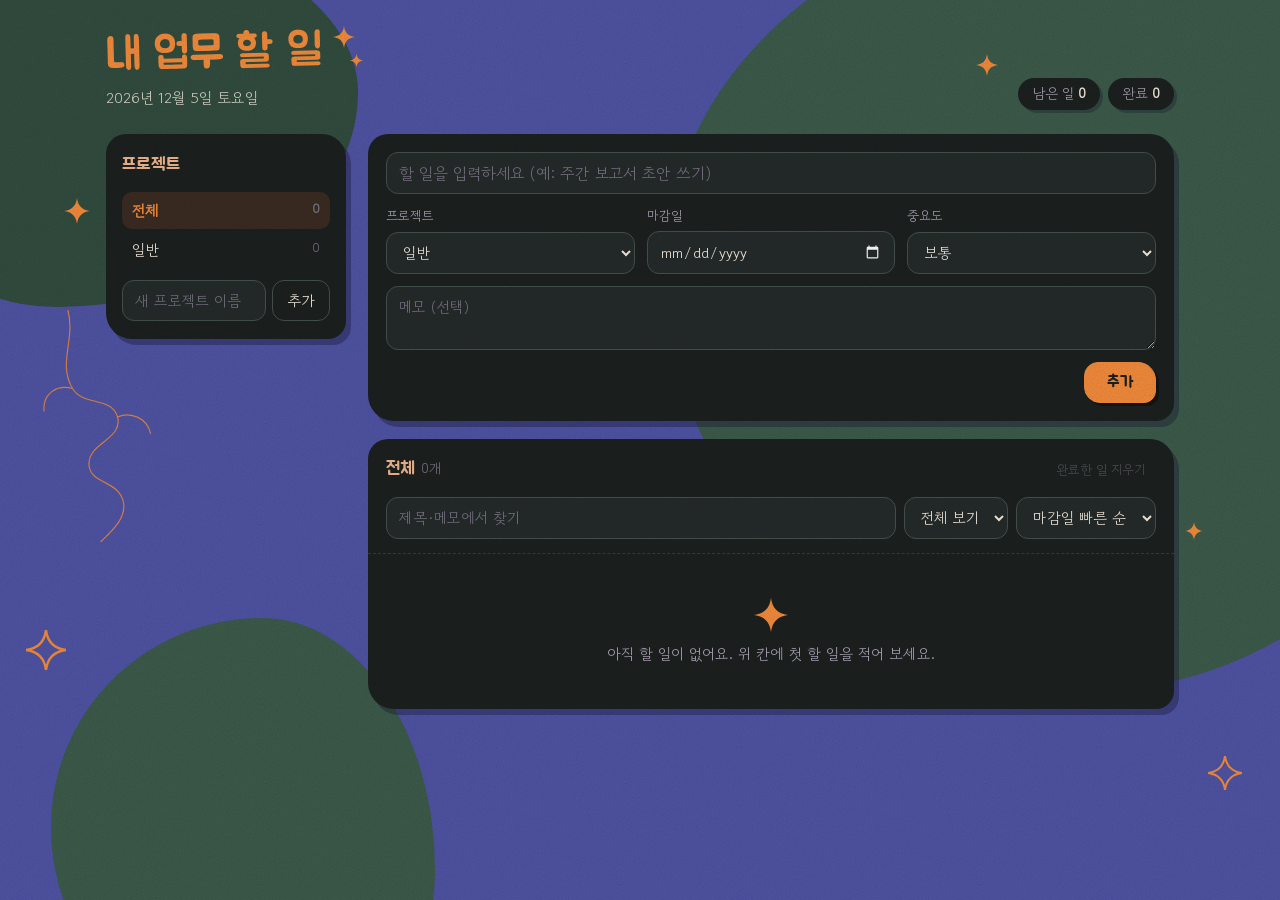
<file: index.html>
<!doctype html>
<html lang="ko">
<head>
  <meta charset="utf-8">
  <meta name="viewport" content="width=device-width, initial-scale=1">
  <title>내 업무 할 일</title>
  <!-- 손글씨 느낌 글꼴 (인터넷이 없으면 기본 글꼴로 보임) -->
  <link rel="preconnect" href="https://fonts.googleapis.com">
  <link rel="preconnect" href="https://fonts.gstatic.com" crossorigin>
  <link rel="stylesheet" href="https://fonts.googleapis.com/css2?family=Gowun+Dodum&family=Jua&display=swap">
  <link rel="stylesheet" href="style.css">
</head>
<body>
  <!-- 반짝이 별 모양 (아래에서 여러 번 꺼내 씀) -->
  <svg width="0" height="0" style="position:absolute" aria-hidden="true">
    <defs>
      <symbol id="sparkle" viewBox="0 0 24 24">
        <path d="M12 0C12.9 7.2 16.8 11.1 24 12C16.8 12.9 12.9 16.8 12 24C11.1 16.8 7.2 12.9 0 12C7.2 11.1 11.1 7.2 12 0Z"/>
      </symbol>
    </defs>
  </svg>

  <!-- 배경 그림: 숲색 덩어리, 주황 선, 반짝이 -->
  <div class="backdrop" aria-hidden="true">
    <span class="blob b1"></span>
    <span class="blob b2"></span>
    <span class="blob b3"></span>
    <svg class="scribble" viewBox="0 0 160 320" fill="none">
      <path d="M40 6c10 40-14 70 6 104 14 24 52 10 60 38 8 30-40 34-38 64 2 26 40 20 46 50 4 22-18 40-30 52M46 110c-22-6-40 8-38 30M106 148c18-8 40 2 44 22"/>
    </svg>
    <svg class="spark sp1"><use href="#sparkle"/></svg>
    <svg class="spark sp2 outline"><use href="#sparkle"/></svg>
    <svg class="spark sp3"><use href="#sparkle"/></svg>
    <svg class="spark sp4 outline"><use href="#sparkle"/></svg>
    <svg class="spark sp5"><use href="#sparkle"/></svg>
  </div>

  <div class="app">
    <header class="top">
      <div class="title-wrap">
        <h1>내 업무 할 일</h1>
        <svg class="title-spark ts1" aria-hidden="true"><use href="#sparkle"/></svg>
        <svg class="title-spark ts2" aria-hidden="true"><use href="#sparkle"/></svg>
        <p class="today" id="today"></p>
      </div>
      <div class="stats" id="stats"></div>
    </header>

    <div class="layout">
      <!-- 왼쪽: 프로젝트(분류) 목록 -->
      <aside class="sidebar card">
        <h2 class="section-title">프로젝트</h2>
        <ul class="project-list" id="projectList"></ul>
        <form class="project-form" id="projectForm" autocomplete="off">
          <input type="text" id="projectInput" placeholder="새 프로젝트 이름" maxlength="30" aria-label="새 프로젝트 이름">
          <button type="submit" class="btn">추가</button>
        </form>
      </aside>

      <main class="main">
        <!-- 할 일 입력칸 (수정할 때도 같은 칸을 씀) -->
        <form class="task-form card" id="taskForm" autocomplete="off">
          <p class="edit-banner" id="editBanner" hidden>할 일을 수정하는 중이에요</p>
          <input type="text" id="titleInput" class="title-input" placeholder="할 일을 입력하세요 (예: 주간 보고서 초안 쓰기)" maxlength="200" required aria-label="할 일 제목">
          <div class="field-row">
            <label class="field">
              <span>프로젝트</span>
              <select id="projectSelect"></select>
            </label>
            <label class="field">
              <span>마감일</span>
              <input type="date" id="dueInput">
            </label>
            <label class="field">
              <span>중요도</span>
              <select id="priorityInput">
                <option value="high">높음</option>
                <option value="mid" selected>보통</option>
                <option value="low">낮음</option>
              </select>
            </label>
          </div>
          <textarea id="memoInput" rows="2" maxlength="1000" placeholder="메모 (선택)" aria-label="메모"></textarea>
          <div class="form-actions">
            <button type="button" class="btn" id="cancelEditBtn" hidden>취소</button>
            <button type="submit" class="btn primary" id="submitBtn">추가</button>
          </div>
        </form>

        <!-- 목록 위 보기 옵션 -->
        <section class="list-card card">
          <div class="list-head">
            <h2 class="section-title" id="listTitle">전체</h2>
            <button type="button" class="btn small ghost" id="clearDoneBtn">완료한 일 지우기</button>
          </div>
          <div class="toolbar">
            <input type="search" id="searchInput" placeholder="제목·메모에서 찾기" aria-label="검색">
            <select id="filterSelect" aria-label="보기">
              <option value="all">전체 보기</option>
              <option value="open">할 일만</option>
              <option value="done">완료만</option>
            </select>
            <select id="sortSelect" aria-label="정렬">
              <option value="due">마감일 빠른 순</option>
              <option value="priority">중요도 높은 순</option>
              <option value="created">최근 추가한 순</option>
            </select>
          </div>
          <ul class="task-list" id="taskList"></ul>
          <p class="empty" id="emptyMsg" hidden></p>
        </section>
      </main>
    </div>
  </div>

  <!-- 동작 코드: 순서가 중요해요 (앞 파일의 내용을 뒤 파일이 씀) -->
  <script src="js/storage.js"></script>
  <script src="js/dates.js"></script>
  <script src="js/render.js"></script>
  <script src="js/actions.js"></script>
  <script src="js/main.js"></script>
</body>
</html>
</file>
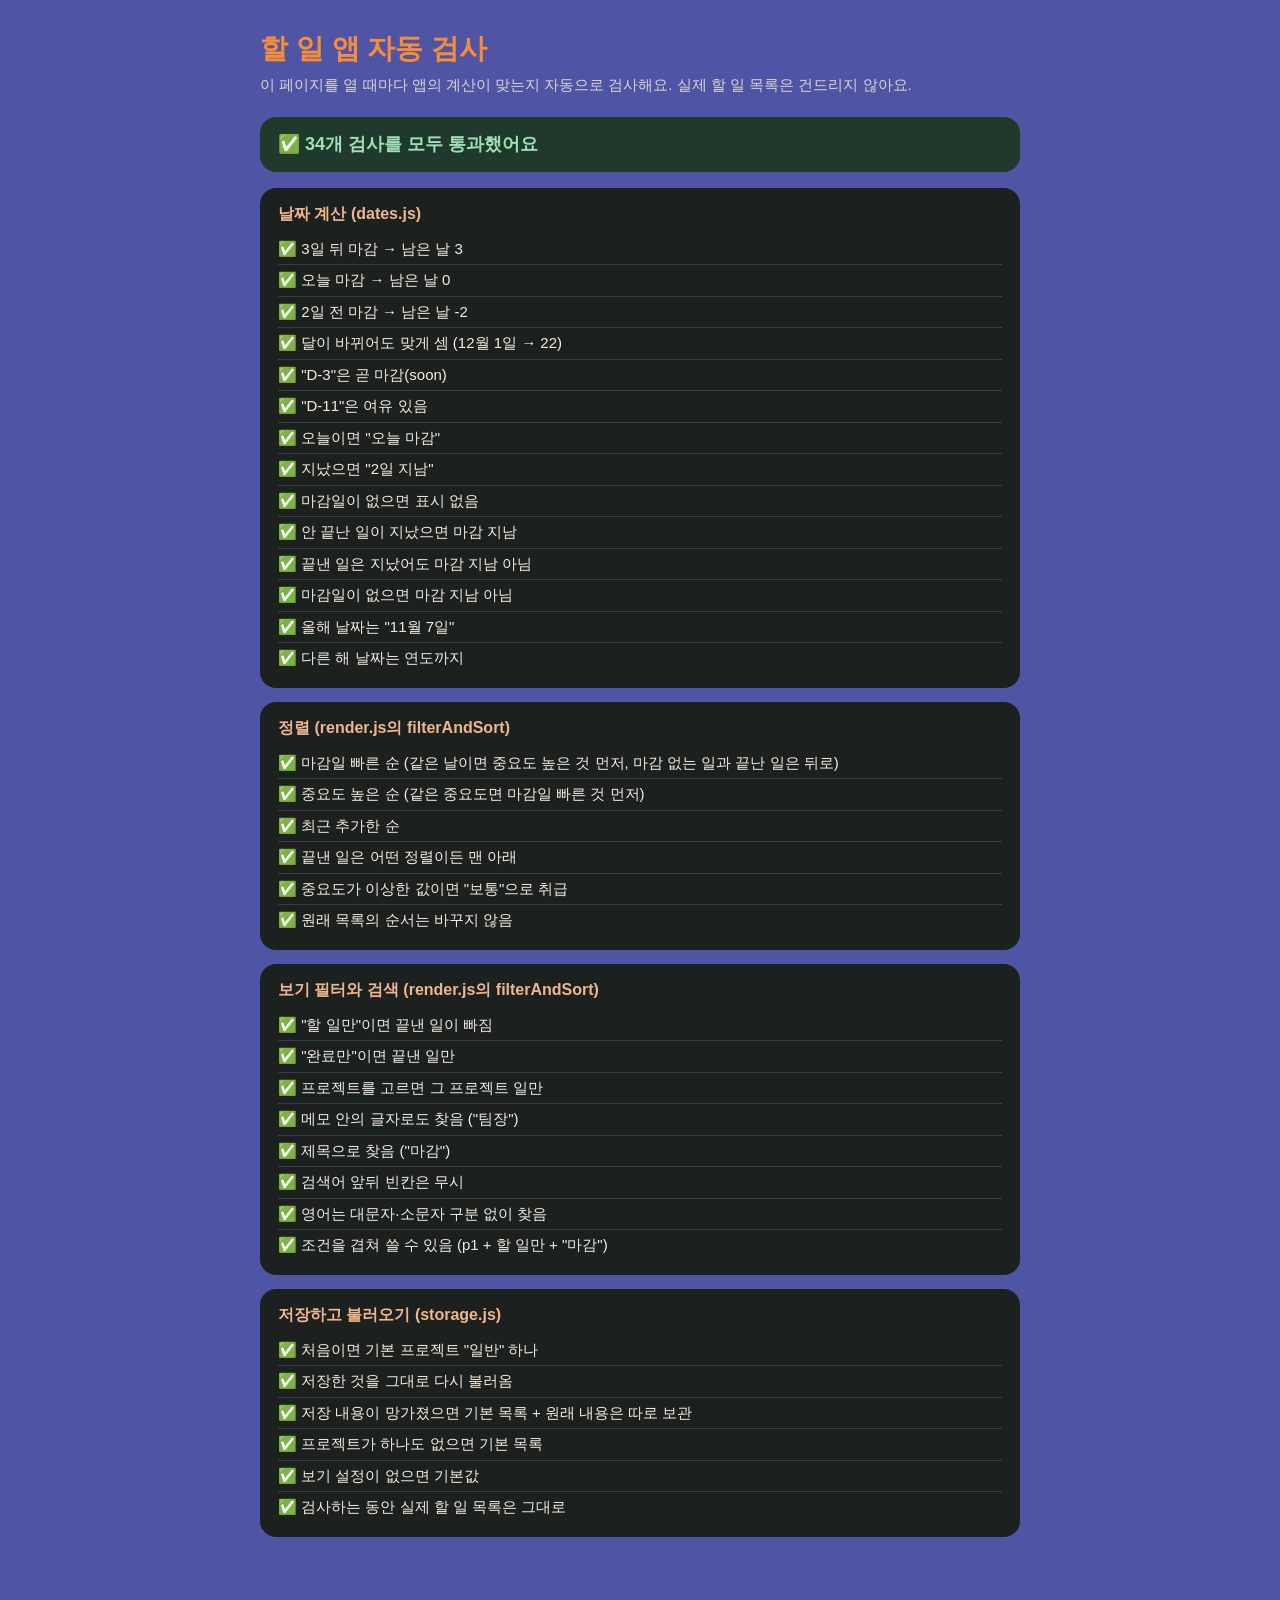
<file: tests/test.html>
<!doctype html>
<html lang="ko">
<head>
  <meta charset="utf-8">
  <meta name="viewport" content="width=device-width, initial-scale=1">
  <title>할 일 앱 자동 검사</title>
  <style>
    :root { color-scheme: dark; }
    body {
      margin: 0;
      background: #5054a4;
      color: #f4ebdf;
      font-family: "Segoe UI", "Malgun Gothic", -apple-system, sans-serif;
      font-size: 15px;
      line-height: 1.5;
    }
    main { max-width: 760px; margin: 0 auto; padding: 28px 16px 56px; }
    h1 { margin: 0 0 4px; color: #f48c3c; font-size: 28px; }
    .lead { margin: 0 0 20px; opacity: 0.85; }
    .summary {
      padding: 14px 18px;
      border-radius: 16px;
      font-size: 18px;
      font-weight: 700;
      margin-bottom: 16px;
    }
    .summary.pass { background: #1f3a2c; color: #9fe0b5; }
    .summary.fail { background: #3d2622; color: #ec6650; }
    section { background: #1c2120; border-radius: 16px; padding: 14px 18px; margin-bottom: 14px; }
    h2 { margin: 0 0 8px; font-size: 16px; color: #efb68e; }
    ul { list-style: none; margin: 0; padding: 0; }
    li { padding: 4px 0; border-bottom: 1px solid #343e3b; overflow-wrap: anywhere; }
    li:last-child { border-bottom: 0; }
    .why { display: block; color: #ec6650; font-size: 13px; padding-left: 26px; white-space: pre-wrap; }
  </style>
</head>
<body>
  <main>
    <h1>할 일 앱 자동 검사</h1>
    <p class="lead">이 페이지를 열 때마다 앱의 계산이 맞는지 자동으로 검사해요. 실제 할 일 목록은 건드리지 않아요.</p>
    <div class="summary" id="summary">검사하는 중…</div>
    <div id="results"></div>
  </main>

  <!-- 검사할 앱 코드 (화면을 그리는 main.js·actions.js는 빼고 계산 부분만) -->
  <script src="../js/storage.js"></script>
  <script src="../js/dates.js"></script>
  <script src="../js/render.js"></script>

  <script>
    /* ---------- 아주 작은 검사 도구 ---------- */
    const groups = [];
    let current = null;

    function group(name, fn) {
      current = { name, items: [] };
      groups.push(current);
      fn();
    }

    function test(name, fn) {
      try {
        fn();
        current.items.push({ name, ok: true });
      } catch (e) {
        current.items.push({ name, ok: false, why: e.message });
      }
    }

    function same(actual, expected) {
      const a = JSON.stringify(actual);
      const b = JSON.stringify(expected);
      if (a !== b) throw new Error('기대: ' + b + '\n실제: ' + a);
    }

    /* ---------- 검사에 쓰는 재료 ---------- */
    const TODAY = new Date(2026, 10, 9);   // 2026년 11월 9일을 "오늘"로 정하고 검사
    const ids = (list) => list.map((t) => t.id);

    const sampleTasks = () => [
      { id: 'a', title: '마감 없음', projectId: 'p1', due: '', priority: 'high', memo: '', done: false, createdAt: 1 },
      { id: 'b', title: '내일 마감', projectId: 'p1', due: '2026-11-10', priority: 'low', memo: '', done: false, createdAt: 2 },
      { id: 'c', title: '오늘 마감', projectId: 'p2', due: '2026-11-09', priority: 'mid', memo: '팀장님 확인', done: false, createdAt: 3 },
      { id: 'd', title: '끝난 일', projectId: 'p2', due: '2026-11-01', priority: 'high', memo: '', done: true, createdAt: 4 },
      { id: 'e', title: '같은 날 높음', projectId: 'p1', due: '2026-11-10', priority: 'high', memo: '', done: false, createdAt: 5 },
    ];

    /* ---------- 1. 날짜 계산 ---------- */
    group('날짜 계산 (dates.js)', () => {
      test('3일 뒤 마감 → 남은 날 3', () => same(daysLeft('2026-11-12', TODAY), 3));
      test('오늘 마감 → 남은 날 0', () => same(daysLeft('2026-11-09', TODAY), 0));
      test('2일 전 마감 → 남은 날 -2', () => same(daysLeft('2026-11-07', TODAY), -2));
      test('달이 바뀌어도 맞게 셈 (12월 1일 → 22)', () => same(daysLeft('2026-12-01', TODAY), 22));
      test('"D-3"은 곧 마감(soon)', () => same(dueInfo({ due: '2026-11-12' }, TODAY), { text: 'D-3', cls: 'soon' }));
      test('"D-11"은 여유 있음', () => same(dueInfo({ due: '2026-11-20' }, TODAY), { text: 'D-11', cls: '' }));
      test('오늘이면 "오늘 마감"', () => same(dueInfo({ due: '2026-11-09' }, TODAY), { text: '오늘 마감', cls: 'today' }));
      test('지났으면 "2일 지남"', () => same(dueInfo({ due: '2026-11-07' }, TODAY), { text: '2일 지남', cls: 'overdue' }));
      test('마감일이 없으면 표시 없음', () => same(dueInfo({ due: '' }, TODAY), null));
      test('안 끝난 일이 지났으면 마감 지남', () => same(isOverdue({ due: '2026-11-07', done: false }, TODAY), true));
      test('끝낸 일은 지났어도 마감 지남 아님', () => same(isOverdue({ due: '2026-11-07', done: true }, TODAY), false));
      test('마감일이 없으면 마감 지남 아님', () => same(isOverdue({ due: '', done: false }, TODAY), false));
      test('올해 날짜는 "11월 7일"', () => same(formatDate('2026-11-07', TODAY), '11월 7일'));
      test('다른 해 날짜는 연도까지', () => same(formatDate('2027-01-03', TODAY), '2027년 1월 3일'));
    });

    /* ---------- 2. 정렬 ---------- */
    group('정렬 (render.js의 filterAndSort)', () => {
      test('마감일 빠른 순 (같은 날이면 중요도 높은 것 먼저, 마감 없는 일과 끝난 일은 뒤로)', () =>
        same(ids(filterAndSort(sampleTasks(), { sort: 'due' })), ['c', 'e', 'b', 'a', 'd']));
      test('중요도 높은 순 (같은 중요도면 마감일 빠른 것 먼저)', () =>
        same(ids(filterAndSort(sampleTasks(), { sort: 'priority' })), ['e', 'a', 'c', 'b', 'd']));
      test('최근 추가한 순', () =>
        same(ids(filterAndSort(sampleTasks(), { sort: 'created' })), ['e', 'c', 'b', 'a', 'd']));
      test('끝낸 일은 어떤 정렬이든 맨 아래', () => {
        for (const sort of ['due', 'priority', 'created']) {
          const list = filterAndSort(sampleTasks(), { sort });
          same(list[list.length - 1].id, 'd');
        }
      });
      test('중요도가 이상한 값이면 "보통"으로 취급', () => {
        const tasks = [
          { id: 'x', title: 'x', priority: '???', due: '', done: false, createdAt: 1 },
          { id: 'y', title: 'y', priority: 'low', due: '', done: false, createdAt: 2 },
          { id: 'z', title: 'z', priority: 'high', due: '', done: false, createdAt: 3 },
        ];
        same(ids(filterAndSort(tasks, { sort: 'priority' })), ['z', 'x', 'y']);
      });
      test('원래 목록의 순서는 바꾸지 않음', () => {
        const tasks = sampleTasks();
        filterAndSort(tasks, { sort: 'due' });
        same(ids(tasks), ['a', 'b', 'c', 'd', 'e']);
      });
    });

    /* ---------- 3. 보기 필터와 검색 ---------- */
    group('보기 필터와 검색 (render.js의 filterAndSort)', () => {
      test('"할 일만"이면 끝낸 일이 빠짐', () =>
        same(ids(filterAndSort(sampleTasks(), { filter: 'open' })), ['c', 'e', 'b', 'a']));
      test('"완료만"이면 끝낸 일만', () =>
        same(ids(filterAndSort(sampleTasks(), { filter: 'done' })), ['d']));
      test('프로젝트를 고르면 그 프로젝트 일만', () =>
        same(ids(filterAndSort(sampleTasks(), { project: 'p2' })), ['c', 'd']));
      test('메모 안의 글자로도 찾음 ("팀장")', () =>
        same(ids(filterAndSort(sampleTasks(), { search: '팀장' })), ['c']));
      test('제목으로 찾음 ("마감")', () =>
        same(ids(filterAndSort(sampleTasks(), { search: '마감' })), ['c', 'b', 'a']));
      test('검색어 앞뒤 빈칸은 무시', () =>
        same(ids(filterAndSort(sampleTasks(), { search: '  끝난  ' })), ['d']));
      test('영어는 대문자·소문자 구분 없이 찾음', () => {
        const tasks = [{ id: 'r', title: 'Weekly Report', memo: '', due: '', done: false, createdAt: 1 }];
        same(ids(filterAndSort(tasks, { search: 'REPORT' })), ['r']);
      });
      test('조건을 겹쳐 쓸 수 있음 (p1 + 할 일만 + "마감")', () =>
        same(ids(filterAndSort(sampleTasks(), { project: 'p1', filter: 'open', search: '마감' })), ['b', 'a']));
    });

    /* ---------- 4. 저장하고 불러오기 ---------- */
    group('저장하고 불러오기 (storage.js)', () => {
      const TEST_KEY = 'work-todo-test-only';   // 실제 목록(work-todo-v1)과 다른 칸
      const realBefore = localStorage.getItem(STORAGE_KEY);
      const clean = () => {
        localStorage.removeItem(TEST_KEY);
        localStorage.removeItem(TEST_KEY + '-backup');
      };

      try {
        clean();
        test('처음이면 기본 프로젝트 "일반" 하나', () => {
          const d = readData(TEST_KEY);
          same(d.projects.map((p) => p.name), ['일반']);
          same(d.tasks, []);
        });
        test('저장한 것을 그대로 다시 불러옴', () => {
          const saved = { projects: [{ id: 'p1', name: '마케팅' }], tasks: sampleTasks() };
          same(writeData(TEST_KEY, saved), true);
          same(readData(TEST_KEY), saved);
        });
        test('저장 내용이 망가졌으면 기본 목록 + 원래 내용은 따로 보관', () => {
          localStorage.setItem(TEST_KEY, '{망가진 내용');
          same(readData(TEST_KEY).projects.length, 1);
          same(localStorage.getItem(TEST_KEY + '-backup'), '{망가진 내용');
        });
        test('프로젝트가 하나도 없으면 기본 목록', () => {
          localStorage.setItem(TEST_KEY, JSON.stringify({ projects: [], tasks: [] }));
          same(readData(TEST_KEY).projects.map((p) => p.name), ['일반']);
        });
        test('보기 설정이 없으면 기본값', () => {
          same(readUi(TEST_KEY + '-ui'), { project: 'all', sort: 'due', filter: 'all' });
        });
      } finally {
        clean();
      }

      test('검사하는 동안 실제 할 일 목록은 그대로', () => same(localStorage.getItem(STORAGE_KEY), realBefore));
    });

    /* ---------- 결과 보여 주기 ---------- */
    const all = groups.flatMap((g) => g.items);
    const failed = all.filter((t) => !t.ok).length;
    const summary = document.getElementById('summary');
    summary.className = 'summary ' + (failed ? 'fail' : 'pass');
    summary.textContent = failed
      ? '❌ ' + all.length + '개 중 ' + failed + '개가 틀렸어요'
      : '✅ ' + all.length + '개 검사를 모두 통과했어요';

    const results = document.getElementById('results');
    for (const g of groups) {
      const section = document.createElement('section');
      const h2 = document.createElement('h2');
      h2.textContent = g.name;
      const ul = document.createElement('ul');
      for (const t of g.items) {
        const li = document.createElement('li');
        li.textContent = (t.ok ? '✅ ' : '❌ ') + t.name;
        if (!t.ok) {
          const why = document.createElement('span');
          why.className = 'why';
          why.textContent = t.why;
          li.append(why);
        }
        ul.append(li);
      }
      section.append(h2, ul);
      results.append(section);
    }
  </script>
</body>
</html>
</file>
<file: style.css>
/* 일러스트 스타일: 남보라 배경 · 숲색 덩어리 · 숯색 카드 · 주황 손글씨 · 반짝이 별 */
:root {
  --indigo: #5054a4;
  --forest: #3d5b4b;
  --forest-deep: #324d3f;
  --ink: #1c2120;          /* 카드 */
  --ink-2: #252b2a;        /* 입력칸 */
  --ink-hover: #2a3230;
  --line: #343e3b;
  --line-strong: #46524e;
  --cream: #f4ebdf;        /* 글씨 */
  --muted: #aaa3b4;        /* 흐린 글씨 (회보라) */
  --faint: #767181;
  --orange: #f48c3c;
  --orange-deep: #e0772a;
  --orange-soft: #3b2c22;  /* 숯색 위의 주황 기운 */
  --coral: #ec6650;
  --coral-soft: #3d2622;
  --lavender: #9c95a8;
  --lavender-soft: #2d2c33;
  --peach: #efb68e;
  --radius: 20px 24px 18px 26px;   /* 손으로 그린 듯 살짝 삐뚤게 */
  --shadow: 5px 6px 0 rgba(20, 22, 50, 0.35);
  color-scheme: dark;
}

* { box-sizing: border-box; }

body {
  margin: 0;
  min-height: 100vh;
  background: var(--indigo);
  color: var(--cream);
  font-family: "Gowun Dodum", "Segoe UI", "Malgun Gothic", -apple-system, sans-serif;
  font-size: 15px;
  line-height: 1.55;
  overflow-x: hidden;
}

/* 종이에 그린 듯한 거친 질감 */
body::after {
  content: "";
  position: fixed;
  inset: 0;
  z-index: 50;
  pointer-events: none;
  opacity: 0.22;
  background-image: url("data:image/svg+xml;utf8,<svg xmlns='http://www.w3.org/2000/svg' width='180' height='180'><filter id='n'><feTurbulence type='fractalNoise' baseFrequency='0.85' numOctaves='2' stitchTiles='stitch'/><feColorMatrix values='0 0 0 0 0  0 0 0 0 0  0 0 0 0 0  0 0 0 0.55 0'/></filter><rect width='100%' height='100%' filter='url(%23n)'/></svg>");
}

button, input, select, textarea { font: inherit; color: inherit; }

/* ---------- 배경 그림 ---------- */
.backdrop { position: fixed; inset: 0; z-index: 0; pointer-events: none; overflow: hidden; }
.blob { position: absolute; background: var(--forest); }
.blob.b1 {
  width: 62vw; height: 62vw; max-width: 820px; max-height: 820px;
  right: -14vw; top: -8vw;
  border-radius: 58% 42% 47% 53% / 46% 55% 45% 54%;
}
.blob.b2 {
  width: 38vw; height: 30vw; max-width: 520px; max-height: 420px;
  left: -10vw; top: -6vw;
  background: var(--forest-deep);
  border-radius: 40% 60% 62% 38% / 55% 44% 56% 45%;
}
.blob.b3 {
  width: 30vw; height: 34vw; max-width: 420px; max-height: 460px;
  left: 4vw; bottom: -12vw;
  border-radius: 55% 45% 38% 62% / 48% 58% 42% 52%;
}
.scribble {
  position: absolute;
  left: 3vw; top: 34vh;
  width: 120px; height: 240px;
  stroke: var(--orange);
  stroke-width: 1.6;
  stroke-linecap: round;
  opacity: 0.85;
}
.spark { position: absolute; fill: var(--orange); }
.spark.outline { fill: none; stroke: var(--orange); stroke-width: 1.4; }
.sp1 { width: 26px; height: 26px; left: 5vw; top: 22vh; }
.sp2 { width: 40px; height: 40px; left: 2vw; top: 70vh; }
.sp3 { width: 18px; height: 18px; right: 6vw; top: 58vh; }
.sp4 { width: 34px; height: 34px; right: 3vw; top: 84vh; }
.sp5 { width: 22px; height: 22px; right: 22vw; top: 6vh; }

/* ---------- 전체 틀 ---------- */
.app {
  position: relative;
  z-index: 1;
  max-width: 1100px;
  margin: 0 auto;
  padding: 32px 16px 64px;
}

/* 맨 위 */
.top {
  display: flex;
  justify-content: space-between;
  align-items: flex-end;
  flex-wrap: wrap;
  gap: 12px 24px;
  margin-bottom: 24px;
}
.title-wrap { position: relative; padding-right: 40px; }
h1 {
  margin: 0;
  font-family: "Jua", "Gowun Dodum", sans-serif;
  font-weight: 400;
  font-size: 44px;
  line-height: 1.1;
  color: var(--orange);
  letter-spacing: -0.01em;
  transform: rotate(-1.5deg);
  transform-origin: left bottom;
}
.title-spark { position: absolute; fill: var(--orange); }
.ts1 { width: 22px; height: 22px; right: 8px; top: -6px; animation: twinkle 2.8s ease-in-out infinite; }
.ts2 { width: 13px; height: 13px; right: 0; top: 22px; animation: twinkle 2.8s ease-in-out 1.2s infinite; }
@keyframes twinkle {
  0%, 100% { transform: scale(1) rotate(0deg); opacity: 1; }
  50% { transform: scale(0.7) rotate(15deg); opacity: 0.6; }
}
.today { margin: 6px 0 0; color: var(--cream); opacity: 0.85; }

.stats { display: flex; gap: 8px; flex-wrap: wrap; }
.stat {
  background: var(--ink);
  border-radius: 999px;
  padding: 5px 14px;
  color: var(--muted);
  font-size: 14px;
  box-shadow: 3px 3px 0 rgba(20, 22, 50, 0.3);
}
.stat b { color: var(--cream); font-variant-numeric: tabular-nums; }
.stat.warn b { color: var(--coral); }

/* 두 칸 배치 */
.layout {
  display: grid;
  grid-template-columns: 240px minmax(0, 1fr);
  gap: 22px;
  align-items: start;
}
.card {
  background: var(--ink);
  border-radius: var(--radius);
  box-shadow: var(--shadow);
}
.main { display: grid; gap: 18px; min-width: 0; }
.section-title {
  margin: 0;
  font-family: "Jua", "Gowun Dodum", sans-serif;
  font-weight: 400;
  font-size: 18px;
  color: var(--peach);
}

/* ---------- 왼쪽 프로젝트 칸 ---------- */
.sidebar { padding: 18px 16px; position: sticky; top: 16px; }
.project-list { list-style: none; margin: 12px 0; padding: 0; display: grid; gap: 2px; }
.project-item { position: relative; display: flex; align-items: center; border-radius: 10px; }
.project-item:hover { background: var(--ink-hover); }
.project-item.active { background: var(--orange-soft); }
.project-name {
  flex: 1;
  min-width: 0;
  display: flex;
  justify-content: space-between;
  gap: 8px;
  padding: 7px 10px;
  border: 0;
  background: none;
  text-align: left;
  cursor: pointer;
  border-radius: 10px;
}
.project-name .name { overflow: hidden; text-overflow: ellipsis; white-space: nowrap; }
.project-item.active .project-name { color: var(--orange); font-weight: 700; }
.project-name .count { color: var(--faint); font-size: 13px; font-variant-numeric: tabular-nums; }

/* 연필·휴지통은 마우스를 올렸을 때만 숫자 자리에 겹쳐서 보인다 */
.project-actions {
  position: absolute;
  right: 2px;
  top: 50%;
  transform: translateY(-50%);
  display: flex;
  border-radius: 8px;
  opacity: 0;
  pointer-events: none;
}
.project-item:hover .project-actions,
.project-item:focus-within .project-actions { opacity: 1; pointer-events: auto; }
.project-item:hover .count,
.project-item:focus-within .count { visibility: hidden; }
.project-item:not(.active) .project-actions { background: var(--ink-hover); }
.project-item.active .project-actions { background: var(--orange-soft); }
.project-form { display: flex; gap: 6px; }
.project-form input { flex: 1; min-width: 0; }

/* ---------- 입력칸 공통 ---------- */
input[type="text"], input[type="search"], input[type="date"], select, textarea {
  width: 100%;
  background: var(--ink-2);
  border: 1.5px solid var(--line-strong);
  border-radius: 12px;
  padding: 8px 12px;
  outline: none;
}
::placeholder { color: var(--faint); opacity: 1; }
input:focus, select:focus, textarea:focus, button:focus-visible {
  border-color: var(--orange);
  box-shadow: 0 0 0 3px rgba(244, 140, 60, 0.25);
  outline: none;
}
textarea { resize: vertical; min-height: 46px; }

.btn {
  border: 1.5px solid var(--line-strong);
  background: transparent;
  border-radius: 12px;
  padding: 8px 14px;
  cursor: pointer;
  white-space: nowrap;
}
.btn:hover { background: var(--ink-hover); }
.btn.primary {
  background: var(--orange);
  border-color: var(--orange);
  color: var(--ink);
  font-family: "Jua", "Gowun Dodum", sans-serif;
  font-size: 16px;
  padding: 7px 22px;
  border-radius: 14px 18px 12px 16px;
  box-shadow: 3px 3px 0 rgba(0, 0, 0, 0.35);
}
.btn.primary:hover { background: var(--orange-deep); }
.btn.primary:active { transform: translate(2px, 2px); box-shadow: 1px 1px 0 rgba(0, 0, 0, 0.35); }
.btn.small { padding: 4px 10px; font-size: 13px; }
.btn.ghost { border-color: transparent; color: var(--muted); }
.btn:disabled { opacity: 0.35; cursor: default; background: none; }

.icon-btn {
  display: inline-grid;
  place-items: center;
  width: 30px;
  height: 30px;
  border: 0;
  border-radius: 8px;
  background: none;
  color: var(--lavender);
  cursor: pointer;
}
.icon-btn:hover { background: var(--lavender-soft); color: var(--cream); }
.icon-btn.danger:hover { background: var(--coral-soft); color: var(--coral); }

/* ---------- 할 일 입력 폼 ---------- */
.task-form { padding: 18px; display: grid; gap: 12px; }
.task-form.editing { box-shadow: 0 0 0 2px var(--orange), var(--shadow); }
.edit-banner { margin: 0; color: var(--orange); font-size: 13px; font-weight: 700; }
.title-input { font-size: 16px; padding: 11px 14px; }
.field-row { display: grid; grid-template-columns: repeat(3, minmax(0, 1fr)); gap: 12px; }
.field { display: grid; gap: 4px; }
.field span { font-size: 13px; color: var(--muted); }
.form-actions { display: flex; justify-content: flex-end; gap: 8px; }

/* ---------- 목록 ---------- */
.list-card { overflow: hidden; }
.list-head {
  display: flex;
  justify-content: space-between;
  align-items: center;
  gap: 8px;
  padding: 16px 18px 0;
}
.list-head .section-title .sub {
  color: var(--faint);
  font-family: "Gowun Dodum", sans-serif;
  font-size: 14px;
  margin-left: 6px;
}
.toolbar {
  display: flex;
  flex-wrap: wrap;
  gap: 8px;
  padding: 12px 18px 14px;
  border-bottom: 1.5px dashed var(--line);
}
.toolbar input { flex: 1 1 200px; }
.toolbar select { width: auto; flex: 0 0 auto; }

.task-list { list-style: none; margin: 0; padding: 0; }
.task {
  display: grid;
  grid-template-columns: auto minmax(0, 1fr) auto;
  gap: 12px;
  align-items: start;
  padding: 14px 18px;
  border-bottom: 1px solid var(--line);
}
.task:last-child { border-bottom: 0; }
.task:hover { background: rgba(255, 255, 255, 0.025); }
.task.editing { background: var(--orange-soft); }
.check { width: 18px; height: 18px; margin: 3px 0 0; accent-color: var(--orange); cursor: pointer; }
.task .title { font-weight: 700; overflow-wrap: anywhere; }
.task .memo {
  margin: 2px 0 0;
  color: var(--muted);
  font-size: 14px;
  white-space: pre-wrap;
  overflow-wrap: anywhere;
}
.meta { display: flex; flex-wrap: wrap; gap: 6px; margin-top: 7px; font-size: 13px; }
.chip {
  display: inline-flex;
  align-items: center;
  gap: 5px;
  padding: 1px 9px;
  border-radius: 999px;
  background: var(--lavender-soft);
  color: var(--muted);
}
.dot { width: 7px; height: 7px; border-radius: 50%; background: currentColor; }
.chip.pri-high { background: var(--coral-soft); color: var(--coral); }
.chip.pri-mid { background: var(--orange-soft); color: var(--orange); }
.chip.pri-low { background: var(--lavender-soft); color: var(--lavender); }
.chip.due.soon { background: var(--orange-soft); color: var(--peach); }
.chip.due.today { background: var(--orange-soft); color: var(--orange); font-weight: 700; }
.chip.due.overdue { background: var(--coral-soft); color: var(--coral); font-weight: 700; }
.actions { display: flex; gap: 2px; }

.task.done .title { text-decoration: line-through; text-decoration-color: var(--orange); color: var(--faint); font-weight: 400; }
.task.done .memo, .task.done .meta { opacity: 0.5; }

/* 빈 목록 안내 + 반짝이 */
.empty { margin: 0; padding: 44px 16px; text-align: center; color: var(--muted); }
.empty::before {
  content: "";
  display: block;
  width: 34px;
  height: 34px;
  margin: 0 auto 10px;
  background: url("data:image/svg+xml;utf8,<svg xmlns='http://www.w3.org/2000/svg' viewBox='0 0 24 24'><path fill='%23f48c3c' d='M12 0C12.9 7.2 16.8 11.1 24 12C16.8 12.9 12.9 16.8 12 24C11.1 16.8 7.2 12.9 0 12C7.2 11.1 11.1 7.2 12 0Z'/></svg>") center / contain no-repeat;
}

/* ---------- 좁은 화면(휴대폰 폭) ---------- */
@media (max-width: 760px) {
  .layout { grid-template-columns: 1fr; }
  .sidebar { position: static; }
  .field-row { grid-template-columns: 1fr; }
  h1 { font-size: 34px; }
  .blob.b1 { width: 110vw; height: 90vw; right: -40vw; top: -20vw; }
  .scribble, .sp1, .sp2 { display: none; }
}

/* 터치 화면에서는 버튼을 항상 보여 준다 */
@media (hover: none) {
  .project-actions { position: static; transform: none; opacity: 1; pointer-events: auto; background: none !important; }
  .project-item .count { visibility: visible; }
}

/* 움직임 줄이기 설정을 켠 사람에게는 반짝임을 멈춘다 */
@media (prefers-reduced-motion: reduce) {
  .title-spark { animation: none; }
}
</file>
